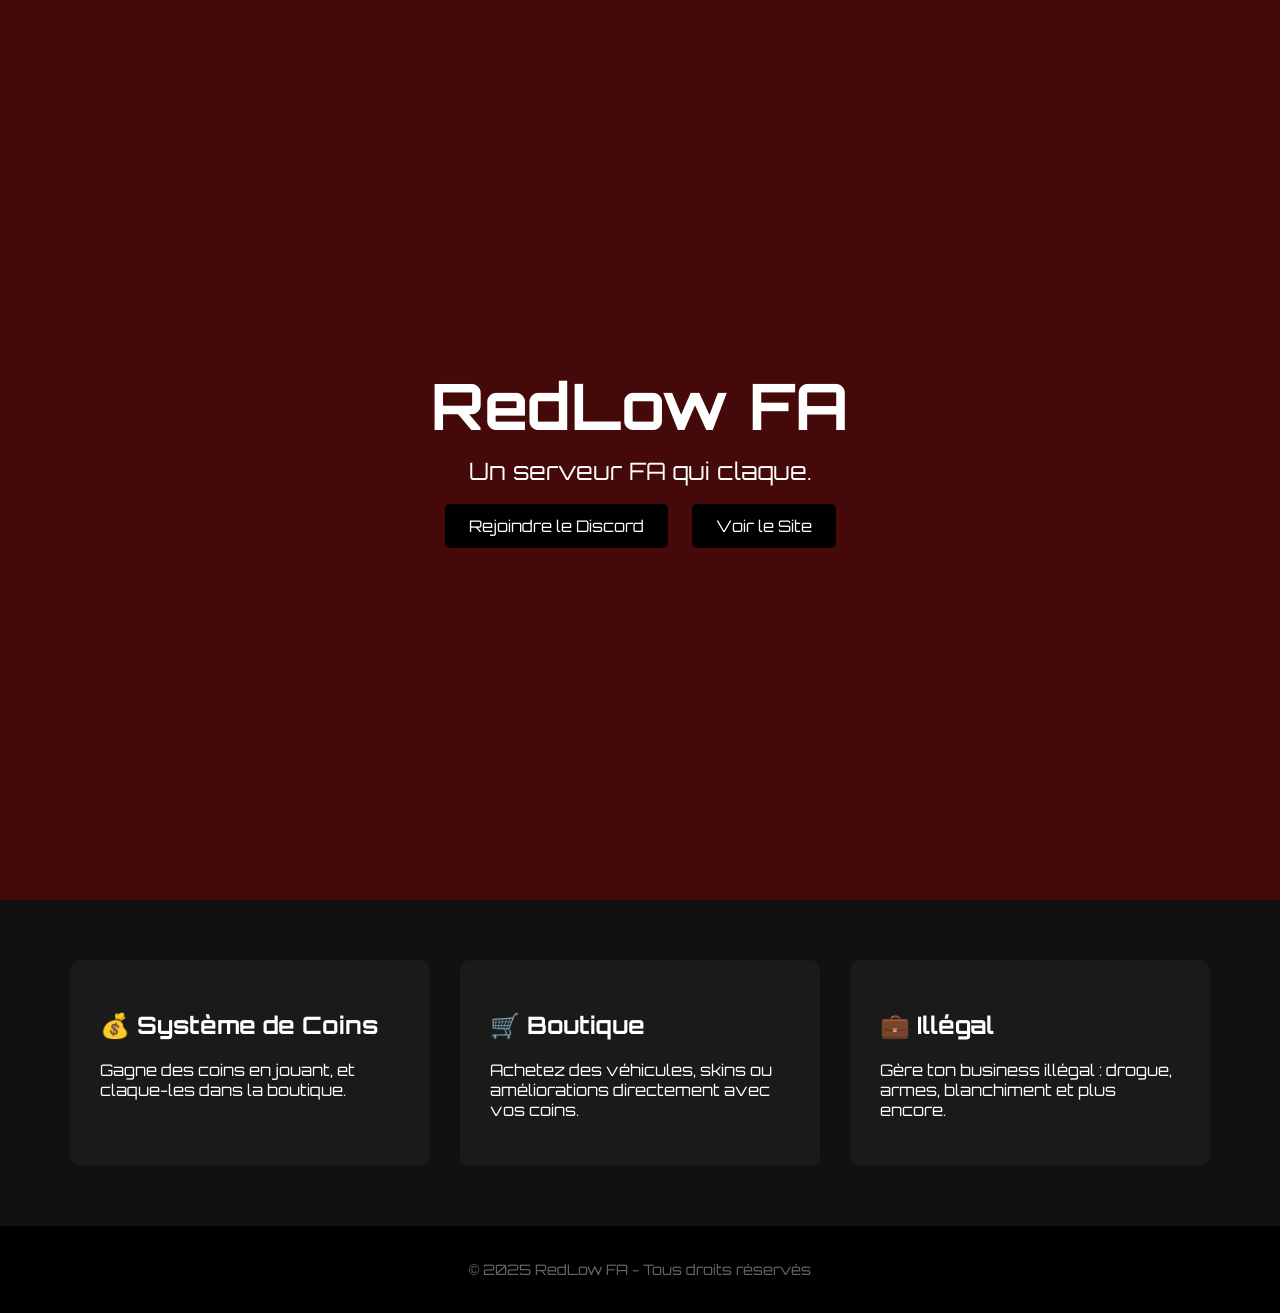
<file: index.html>
<!DOCTYPE html>
<html lang="fr">
<head>
  <meta charset="UTF-8" />
  <meta name="viewport" content="width=device-width, initial-scale=1.0" />
  <title>RedLow FA</title>
  <link href="https://fonts.googleapis.com/css2?family=Orbitron:wght@500&display=swap" rel="stylesheet" />
  <link rel="stylesheet" href="style.css" />
</head>
<body>

  <header>
    <div class="overlay"></div>
    <h1>RedLow FA</h1>
    <p>Un serveur FA qui claque.</p>
    <div class="buttons">
      <a href="https://discord.gg/redlowfa" class="btn">Rejoindre le Discord</a>
      <a href="site.html" class="btn">Voir le Site</a>
    </div>
  </header>

  <section class="content">
    <div class="card">
      <h2>💰 Système de Coins</h2>
      <p>Gagne des coins en jouant, et claque-les dans la boutique.</p>
    </div>
    <div class="card">
      <h2>🛒 Boutique</h2>
      <p>Achetez des véhicules, skins ou améliorations directement avec vos coins.</p>
    </div>
    <div class="card">
      <h2>💼 Illégal</h2>
      <p>Gère ton business illégal : drogue, armes, blanchiment et plus encore.</p>
    </div>
  </section>

  <footer>
    <p>&copy; 2025 RedLow FA - Tous droits réservés</p>
  </footer>

</body>
</html>
</file>
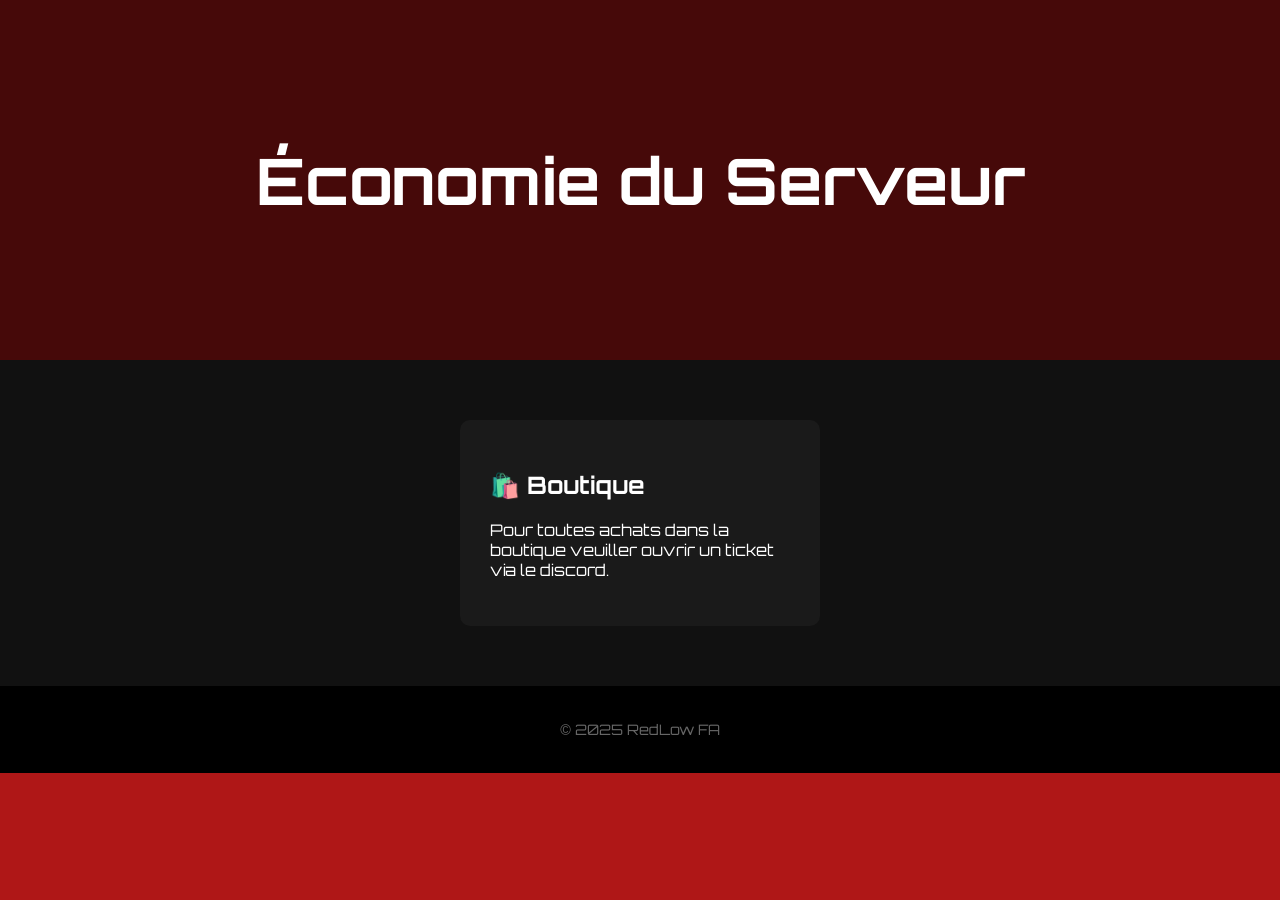
<file: economy.html>
<!DOCTYPE html>
<html lang="fr">
<head>
  <meta charset="UTF-8" />
  <meta name="viewport" content="width=device-width, initial-scale=1.0"/>
  <title>RedLow FA - Économie</title>
  <link href="https://fonts.googleapis.com/css2?family=Orbitron:wght@500&display=swap" rel="stylesheet"/>
  <link rel="stylesheet" href="style.css" />
</head>
<body>

  <header style="height: 40vh;">
    <div class="overlay"></div>
    <h1>Économie du Serveur</h1>
  </header>

  <section class="content">
    <div class="card">
      <h2>🛍️ Boutique</h2>
      <p>Pour toutes achats dans la boutique veuiller ouvrir un ticket via le discord.</p>
    </div>
  </section>

  <footer>
    <p>&copy; 2025 RedLow FA</p>
  </footer>

</body>
</html>
</file>
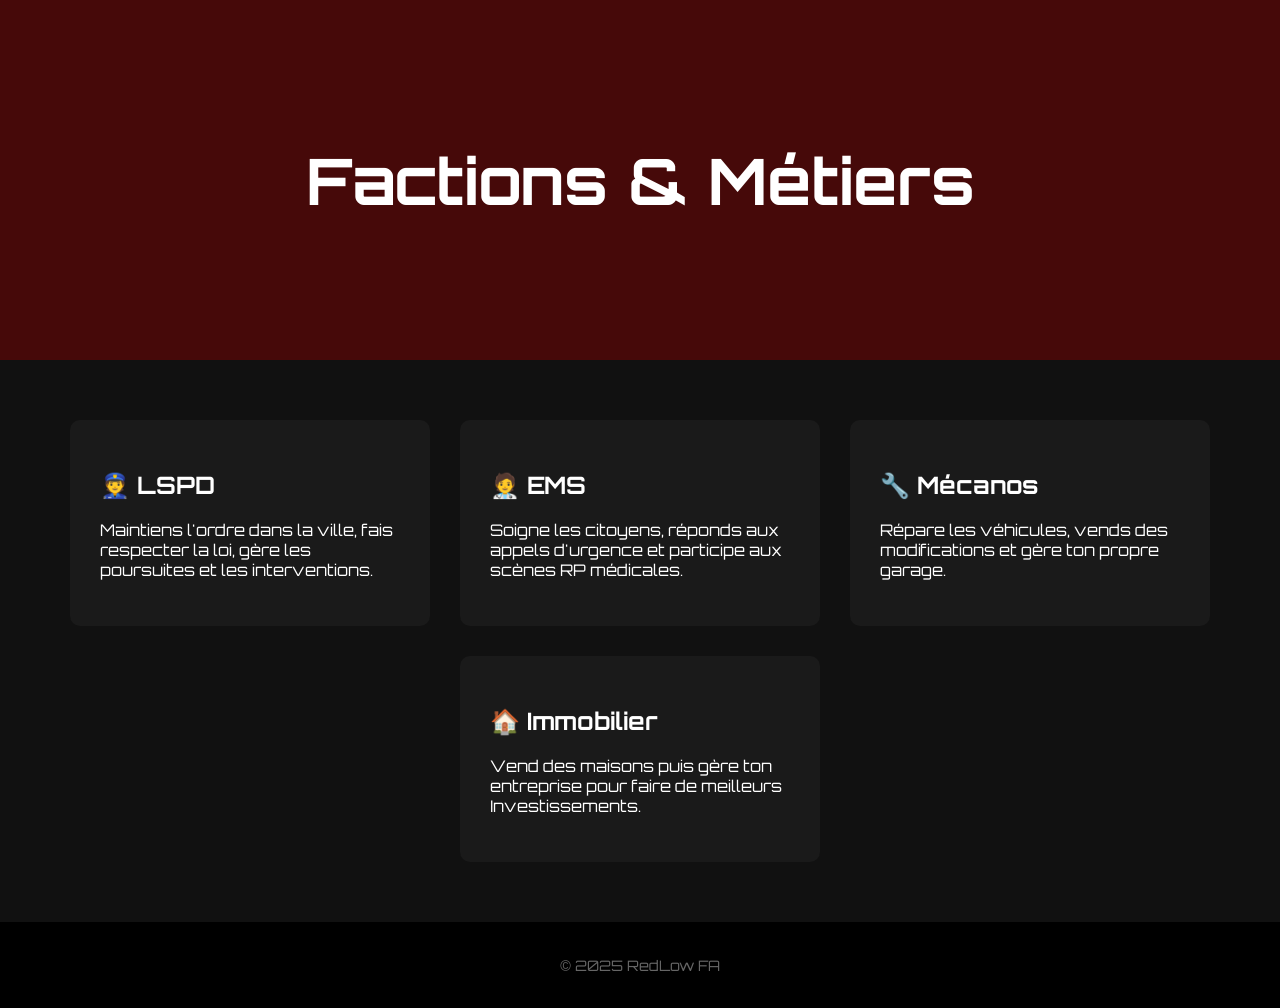
<file: factions.html>
<!DOCTYPE html>
<html lang="fr">
<head>
  <meta charset="UTF-8" />
  <meta name="viewport" content="width=device-width, initial-scale=1.0"/>
  <title>RedLow FA - Factions & Métiers</title>
  <link href="https://fonts.googleapis.com/css2?family=Orbitron:wght@500&display=swap" rel="stylesheet"/>
  <link rel="stylesheet" href="style.css" />
</head>
<body>

  <header style="height: 40vh;">
    <div class="overlay"></div>
    <h1>Factions & Métiers</h1>
  </header>

  <section class="content">
    <div class="card">
      <h2>👮 LSPD</h2>
      <p>Maintiens l'ordre dans la ville, fais respecter la loi, gère les poursuites et les interventions.</p>
    </div>
    <div class="card">
      <h2>🧑‍⚕️ EMS</h2>
      <p>Soigne les citoyens, réponds aux appels d'urgence et participe aux scènes RP médicales.</p>
    </div>
    <div class="card">
      <h2>🔧 Mécanos</h2>
      <p>Répare les véhicules, vends des modifications et gère ton propre garage.</p>
    </div>
    <div class="card">
      <h2>🏠 Immobilier</h2>
      <p>Vend des maisons puis gère ton entreprise pour faire de meilleurs Investissements.</p>
    </div>
  </section>

  <footer>
    <p>&copy; 2025 RedLow FA</p>
  </footer>

</body>
</html>
</file>
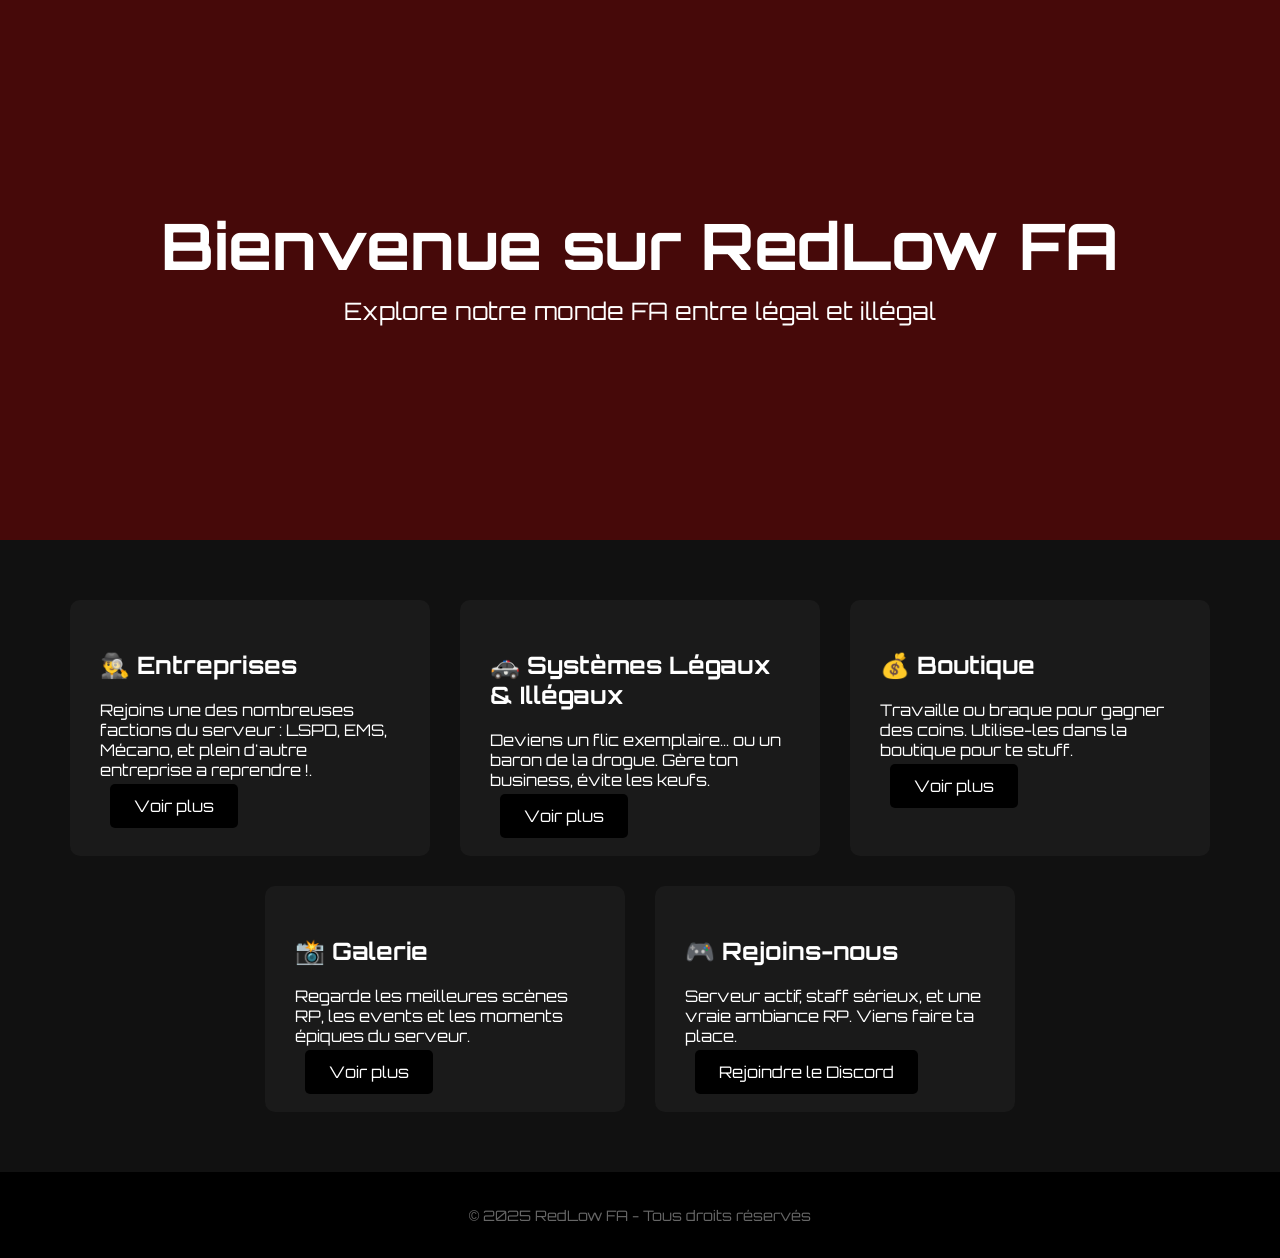
<file: site.html>
<!DOCTYPE html>
<html lang="fr">
<head>
  <meta charset="UTF-8" />
  <meta name="viewport" content="width=device-width, initial-scale=1.0"/>
  <title>RedLow FA - Le Serveur</title>
  <link href="https://fonts.googleapis.com/css2?family=Orbitron:wght@500&display=swap" rel="stylesheet" />
  <link rel="stylesheet" href="style.css" />
</head>
<body>

  <header style="height: 60vh;">
    <div class="overlay"></div>
    <h1>Bienvenue sur RedLow FA</h1>
    <p>Explore notre monde FA entre légal et illégal</p>
  </header>

  <section class="content">

    <div class="card">
      <h2>🕵️‍♂️ Entreprises</h2>
      <p>Rejoins une des nombreuses factions du serveur : LSPD, EMS, Mécano, et plein d'autre entreprise a reprendre !.</p>
      <a href="factions.html" class="btn" style="margin-top: 10px;">Voir plus</a>
    </div>

    <div class="card">
      <h2>🚓 Systèmes Légaux & Illégaux</h2>
      <p>Deviens un flic exemplaire... ou un baron de la drogue. Gère ton business, évite les keufs.</p>
      <a href="systeme.html" class="btn" style="margin-top: 10px;">Voir plus</a>
    </div>

    <div class="card">
      <h2>💰 Boutique</h2>
      <p>Travaille ou braque pour gagner des coins. Utilise-les dans la boutique pour te stuff.</p>
      <a href="economy.html" class="btn" style="margin-top: 10px;">Voir plus</a>
    </div>

    <div class="card">
      <h2>📸 Galerie</h2>
      <p>Regarde les meilleures scènes RP, les events et les moments épiques du serveur.</p>
      <a href="galerie.html" class="btn" style="margin-top: 10px;">Voir plus</a>
    </div>

    <div class="card">
      <h2>🎮 Rejoins-nous</h2>
      <p>Serveur actif, staff sérieux, et une vraie ambiance RP. Viens faire ta place.</p>
      <a href="https://discord.gg/redlowfa" class="btn" style="margin-top: 10px;">Rejoindre le Discord</a>
    </div>

  </section>

  <footer>
    <p>&copy; 2025 RedLow FA - Tous droits réservés</p>
  </footer>

</body>
</html>
</file>
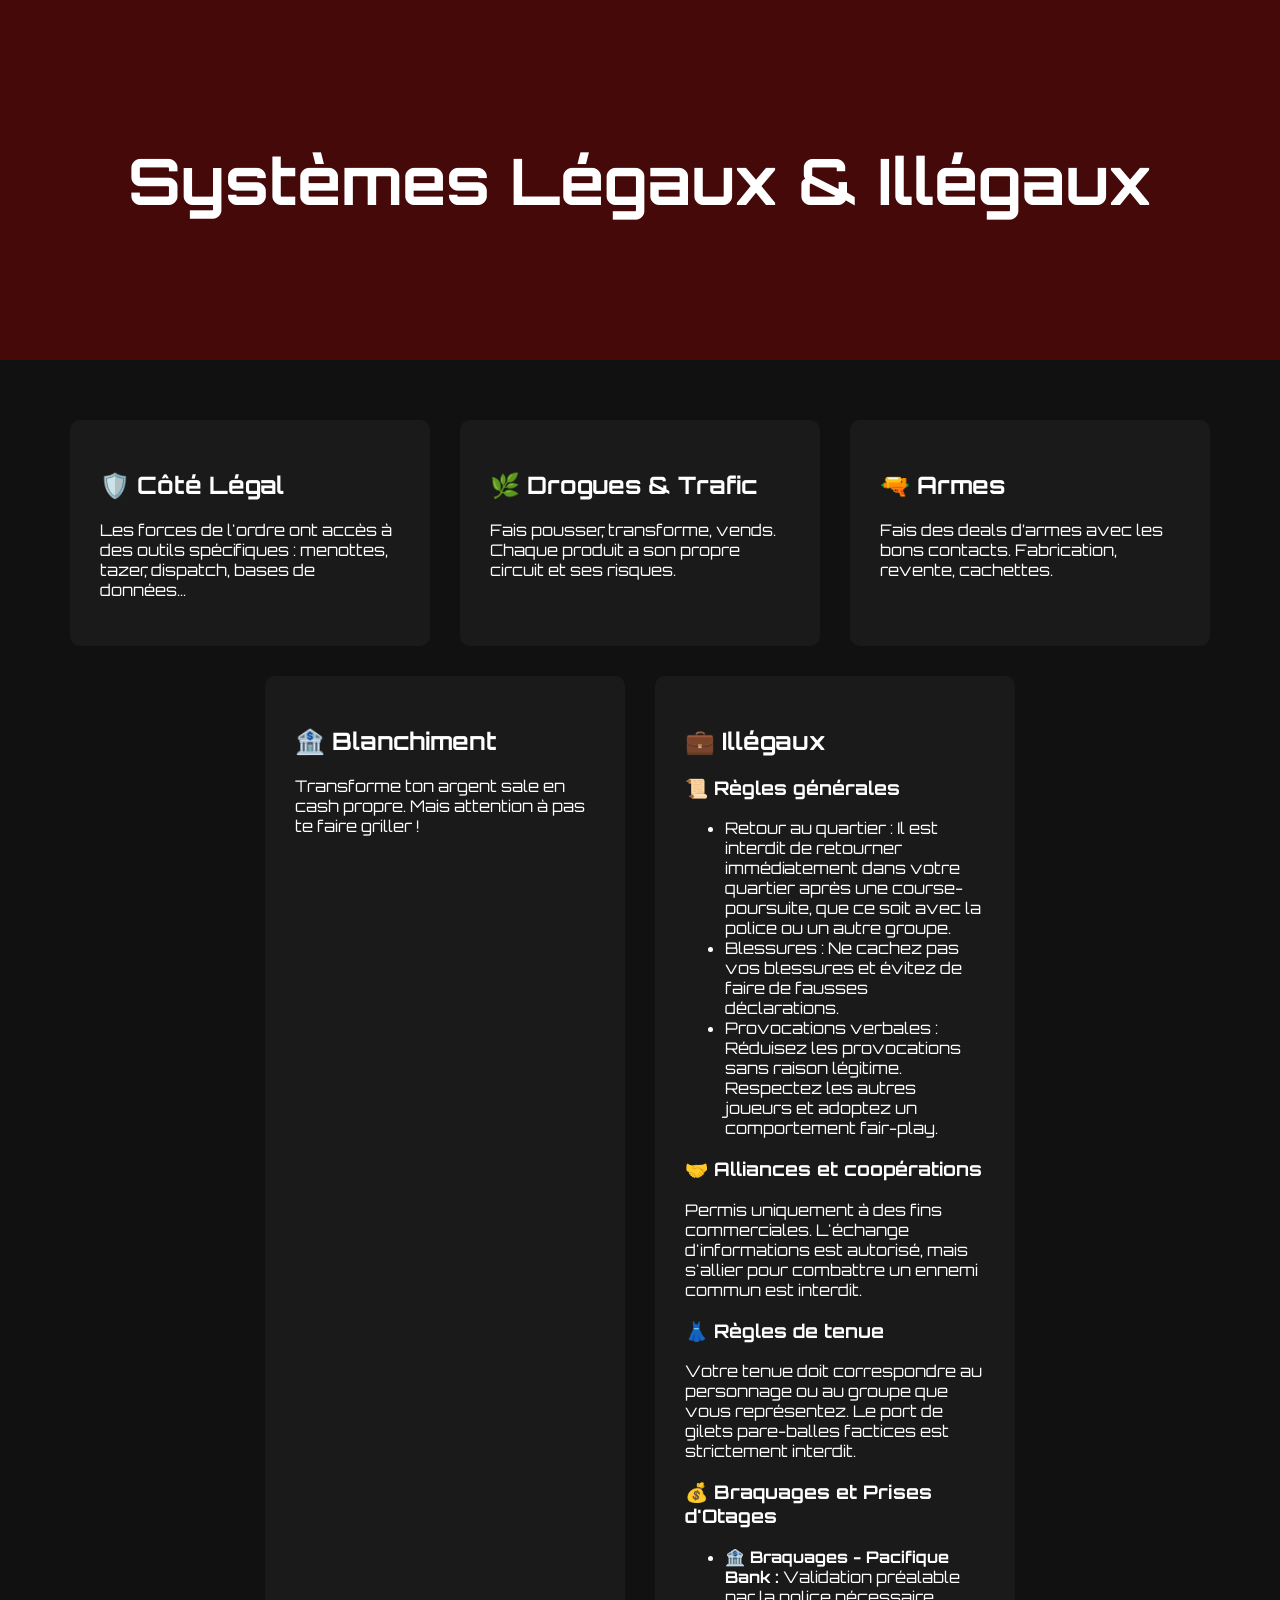
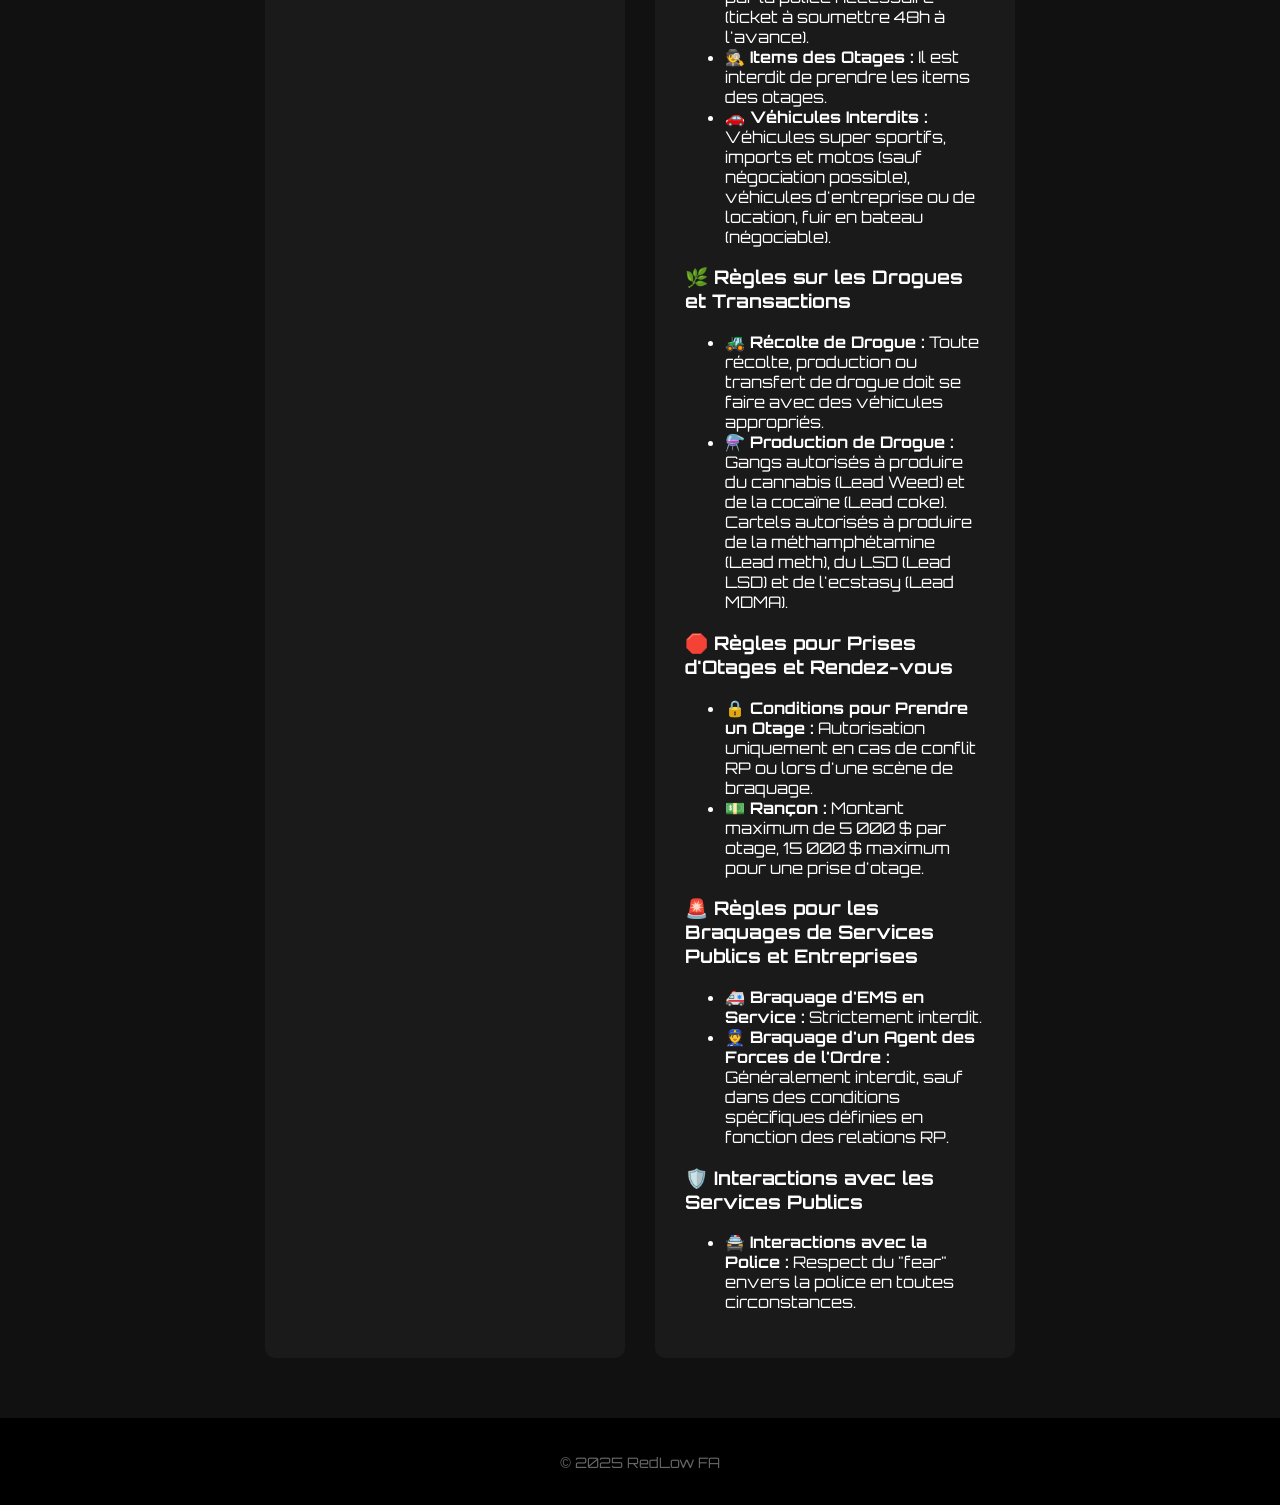
<file: systeme.html>
<!DOCTYPE html>
<html lang="fr">
<head>
  <meta charset="UTF-8" />
  <meta name="viewport" content="width=device-width, initial-scale=1.0"/>
  <title>RedLow FA - Systèmes</title>
  <link href="https://fonts.googleapis.com/css2?family=Orbitron:wght@500&display=swap" rel="stylesheet"/>
  <link rel="stylesheet" href="style.css" />
</head>
<body>

  <header style="height: 40vh;">
    <div class="overlay"></div>
    <h1>Systèmes Légaux & Illégaux</h1>
  </header>

  <section class="content">
    <div class="card">
      <h2>🛡️ Côté Légal</h2>
      <p>Les forces de l'ordre ont accès à des outils spécifiques : menottes, tazer, dispatch, bases de données...</p>
    </div>
    <div class="card">
      <h2>🌿 Drogues & Trafic</h2>
      <p>Fais pousser, transforme, vends. Chaque produit a son propre circuit et ses risques.</p>
    </div>
    <div class="card">
      <h2>🔫 Armes</h2>
      <p>Fais des deals d’armes avec les bons contacts. Fabrication, revente, cachettes.</p>
    </div>
    <div class="card">
      <h2>🏦 Blanchiment</h2>
      <p>Transforme ton argent sale en cash propre. Mais attention à pas te faire griller !</p>
    </div>
    <div class="card">
      <h2>💼 Illégaux</h2>
      <h3>📜 Règles générales</h3>
      <ul>
        <li>Retour au quartier : Il est interdit de retourner immédiatement dans votre quartier après une course-poursuite, que ce soit avec la police ou un autre groupe.</li>
        <li>Blessures : Ne cachez pas vos blessures et évitez de faire de fausses déclarations.</li>
        <li>Provocations verbales : Réduisez les provocations sans raison légitime. Respectez les autres joueurs et adoptez un comportement fair-play.</li>
      </ul>
      <h3>🤝 Alliances et coopérations</h3>
      <p>Permis uniquement à des fins commerciales. L'échange d'informations est autorisé, mais s'allier pour combattre un ennemi commun est interdit.</p>
      <h3>👗 Règles de tenue</h3>
      <p>Votre tenue doit correspondre au personnage ou au groupe que vous représentez. Le port de gilets pare-balles factices est strictement interdit.</p>
      <h3>💰 Braquages et Prises d'Otages</h3>
      <ul>
        <li><strong>🏦 Braquages - Pacifique Bank :</strong> Validation préalable par la police nécessaire (ticket à soumettre 48h à l'avance).</li>
        <li><strong>🕵️ Items des Otages :</strong> Il est interdit de prendre les items des otages.</li>
        <li><strong>🚗 Véhicules Interdits :</strong> Véhicules super sportifs, imports et motos (sauf négociation possible), véhicules d'entreprise ou de location, fuir en bateau (négociable).</li>
      </ul>
      <h3>🌿 Règles sur les Drogues et Transactions</h3>
      <ul>
        <li><strong>🚜 Récolte de Drogue :</strong> Toute récolte, production ou transfert de drogue doit se faire avec des véhicules appropriés.</li>
        <li><strong>⚗️ Production de Drogue :</strong> Gangs autorisés à produire du cannabis (Lead Weed) et de la cocaïne (Lead coke). Cartels autorisés à produire de la méthamphétamine (Lead meth), du LSD (Lead LSD) et de l'ecstasy (Lead MDMA).</li>
      </ul>
      <h3>🛑 Règles pour Prises d'Otages et Rendez-vous</h3>
      <ul>
        <li><strong>🔒 Conditions pour Prendre un Otage :</strong> Autorisation uniquement en cas de conflit RP ou lors d'une scène de braquage.</li>
        <li><strong>💵 Rançon :</strong> Montant maximum de 5 000 $ par otage, 15 000 $ maximum pour une prise d'otage.</li>
      </ul>
      <h3>🚨 Règles pour les Braquages de Services Publics et Entreprises</h3>
      <ul>
        <li><strong>🚑 Braquage d'EMS en Service :</strong> Strictement interdit.</li>
        <li><strong>👮 Braquage d'un Agent des Forces de l'Ordre :</strong> Généralement interdit, sauf dans des conditions spécifiques définies en fonction des relations RP.</li>
      </ul>
      <h3>🛡️ Interactions avec les Services Publics</h3>
      <ul>
        <li><strong>🚔 Interactions avec la Police :</strong> Respect du "fear" envers la police en toutes circonstances.</li>
      </ul>
    </div>
  </section>

  <footer>
    <p>&copy; 2025 RedLow FA</p>
  </footer>

</body>
</html>
</file>
<file: style.css>
body {
    margin: 0;
    font-family: 'Orbitron', sans-serif;
    background-color: #af1717;
    color: #fff;
  }
  
  header {
    background-image: url('https://images.unsplash.com/photo-1602408418424-18e4a6c4aaf7?auto=format&fit=crop&w=1920&q=80');
    background-size: cover;
    background-position: center;
    height: 100vh;
    position: relative;
    display: flex;
    flex-direction: column;
    align-items: center;
    justify-content: center;
    text-align: center;
  }
  
  header .overlay {
    position: absolute;
    top: 0; left: 0; right: 0; bottom: 0;
    background-color: rgba(0, 0, 0, 0.6);
  }
  
  header h1 {
    font-size: 4rem;
    z-index: 1;
    margin: 0;
  }
  
  header p {
    font-size: 1.5rem;
    z-index: 1;
    margin: 10px 0;
  }
  
  .buttons {
    margin-top: 20px;
    z-index: 1;
  }
  
  .btn {
    text-decoration: none;
    background: #000000;
    color: white;
    padding: 12px 24px;
    border-radius: 5px;
    margin: 0 10px;
    transition: background 0.3s;
  }
  
  .btn:hover {
    background: #000000;
  }
  
  .content {
    padding: 60px 20px;
    display: flex;
    flex-wrap: wrap;
    justify-content: center;
    gap: 30px;
    background-color: #111;
  }
  
  .card {
    background: #1a1a1a;
    padding: 30px;
    border-radius: 10px;
    width: 300px;
    transition: transform 0.3s ease, box-shadow 0.3s ease;
  }
  
  .card:hover {
    transform: translateY(-10px);
    box-shadow: 0 10px 20px rgba(255, 0, 60, 0.3);
  }
  
  footer {
    text-align: center;
    padding: 20px;
    background: #000;
    font-size: 0.9rem;
    color: #666;
  }
</file>
